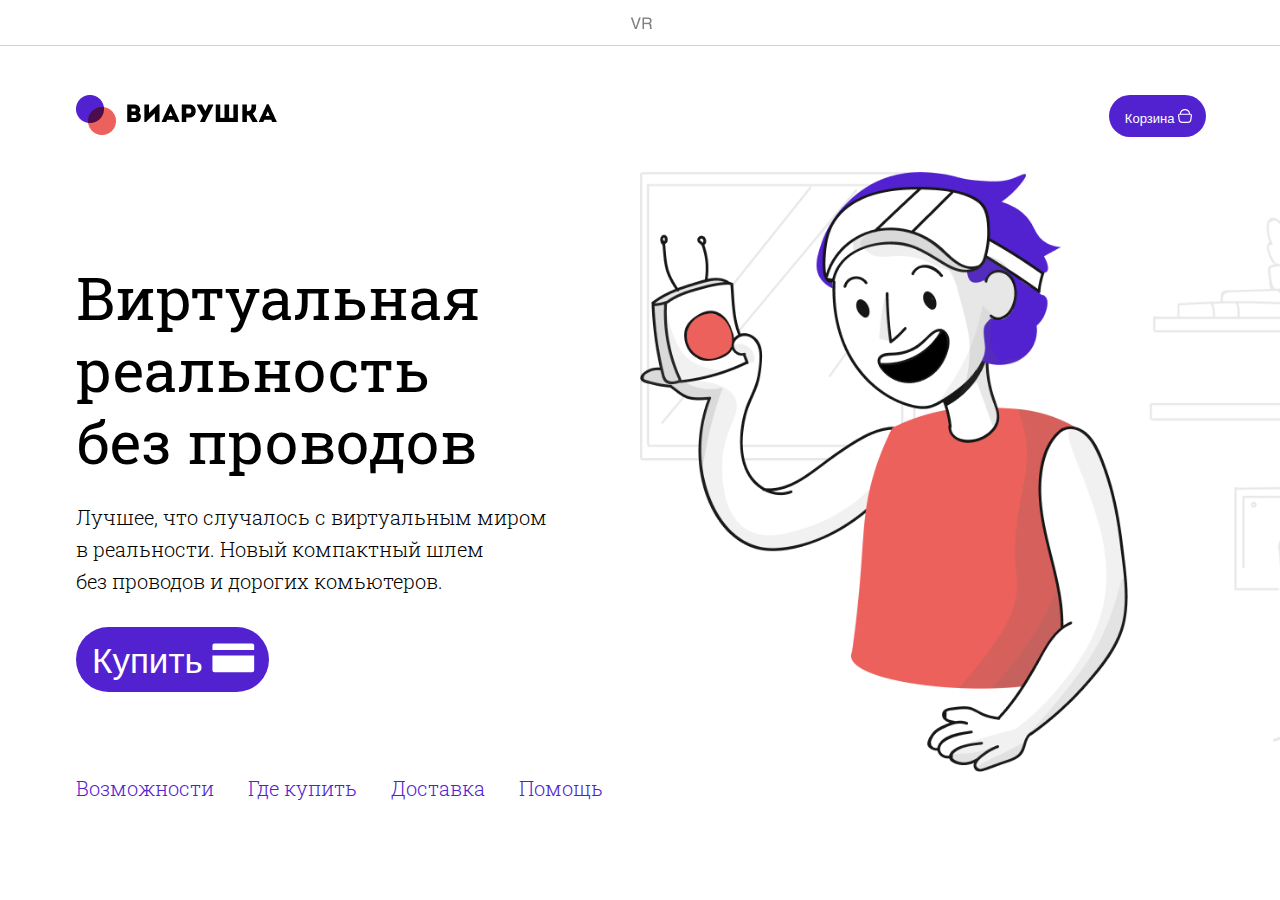
<file: index.html>
<!DOCTYPE html>
<html lang="ru">
<head>
    <meta charset="UTF-8">
    <meta name="viewport" content="width=device-width, initial-scale=1.0">
    <title>Main</title>
    <link rel="stylesheet" href="./css/style.css">
    <link rel="preconnect" href="https://fonts.googleapis.com">
<link rel="preconnect" href="https://fonts.gstatic.com" crossorigin>
<link href="https://fonts.googleapis.com/css2?family=Roboto+Slab:wght@300;400&display=swap" rel="stylesheet">
</head>
<body>
    <header class="header center">
        <div class="header__top">
            <img src="assets/image/VR.png" alt="VR">
        </div>
    </header>
    <div class="top center">
        <div class="top__logo"><a href="#"><img src="/assets/image/logo.png" alt="Logo"></a></div>
        <div class="top__button">
            <button class="button btn-basket">
                <span>Корзина</span>
                <span><svg xmlns="http://www.w3.org/2000/svg" id="Layer_1" data-name="Layer 1" viewBox="0 0 24 24" width="14" height="14" fill="white"><path d="M23.27,9.03c-.57-.66-1.4-1.03-2.27-1.03h-.09C20.41,3.51,16.59,0,11.97,0S3.52,3.51,3.02,8h-.05c-.87,0-1.7,.38-2.27,1.03C.13,9.69-.12,10.56,0,11.42l1.06,7.42c.42,2.94,2.97,5.15,5.94,5.15h9.97c2.97,0,5.52-2.21,5.94-5.15l1.06-7.42c.12-.86-.13-1.73-.7-2.39ZM11.97,2c3.52,0,6.44,2.61,6.93,6H5.04c.49-3.39,3.41-6,6.93-6Zm10.02,9.14l-1.06,7.42c-.28,1.96-1.98,3.43-3.96,3.43H7c-1.98,0-3.68-1.48-3.96-3.43l-1.06-7.42c-.04-.29,.04-.57,.23-.8,.19-.22,.46-.35,.76-.35H21c.29,0,.56,.12,.75,.34,.19,.22,.28,.51,.23,.8Z"/></svg></span>
            </button>
        </div>
    </div>
    <main class="main center">
        <div class="main__content">
    <h1 class="title">Виртуальная<br> реальность<br> без проводов</h1>
    <div class="title__text">Лучшее, что случалось с виртуальным миром в реальности. Новый компактный шлем без проводов и дорогих комьютеров.</div>
    <div class="title__button">
        <button class="button btn-basket btn-main">
            <span>Купить</span>
            <span><svg width="43" height="30" viewBox="0 0 43 30" fill="none" xmlns="http://www.w3.org/2000/svg">
                <path fill-rule="evenodd" clip-rule="evenodd" d="M2.4375 0.5625C1.33293 0.5625 0.4375 1.45793 0.4375 2.5625V27.306C0.4375 28.4105 1.33293 29.306 2.4375 29.306H40.1619C41.2664 29.306 42.1619 28.4105 42.1619 27.306V12.6162H0.437541V7.05295H42.1619V2.5625C42.1619 1.45793 41.2664 0.5625 40.1619 0.5625H2.4375Z" fill="white"/>
                </svg></span>
        </button>
    </div>
</div>
</main>
    <footer class="footer">
        <ul class="footer__menu center main_footer">
            <li class="navigation"><a href="opportunity.html" class="navigation__link link__main">Возможности</a></li>
            <li class="navigation"><a href="#" class="navigation__link link__main">Где купить</a></li>
            <li class="navigation"><a href="#" class="navigation__link link__main">Доставка</a></li>
            <li class="navigation"><a href="#" class="navigation__link link__main">Помощь</a></li>
        </ul>
    </footer>
</body>
</html>
</file>
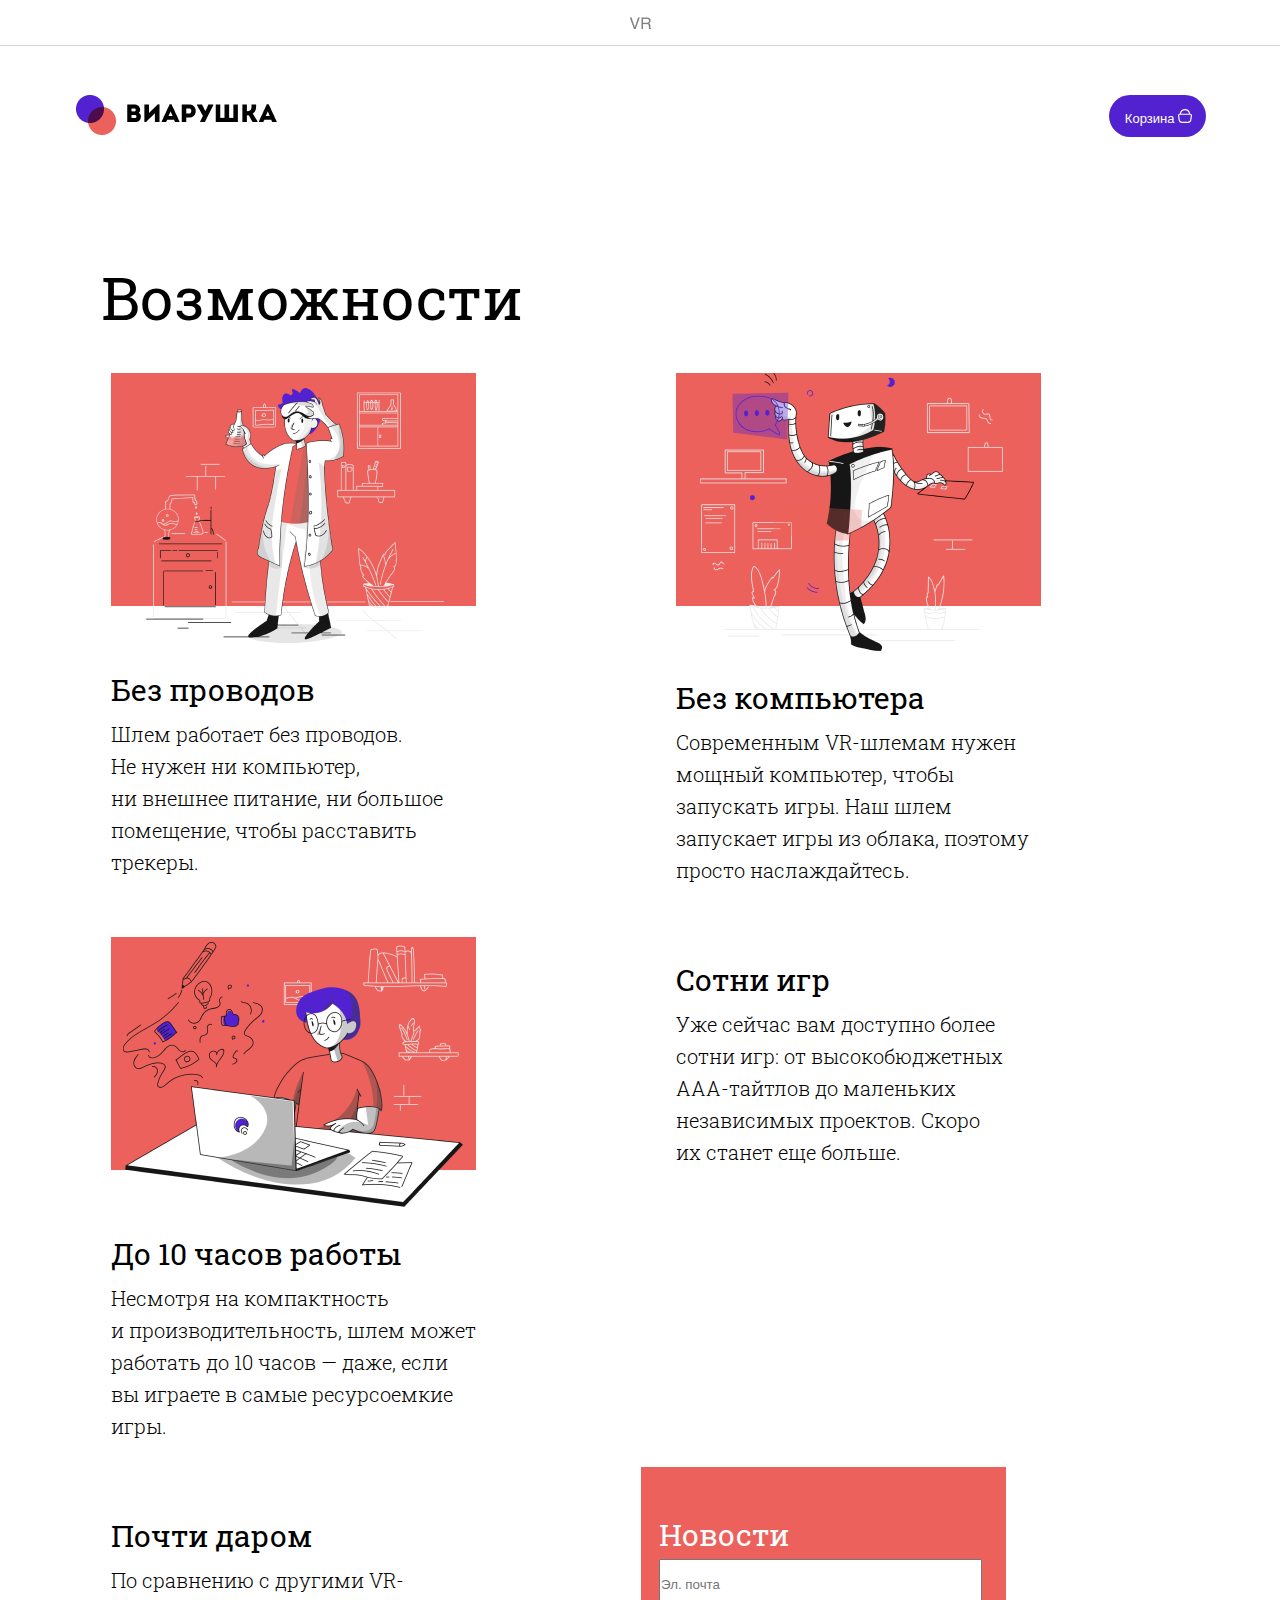
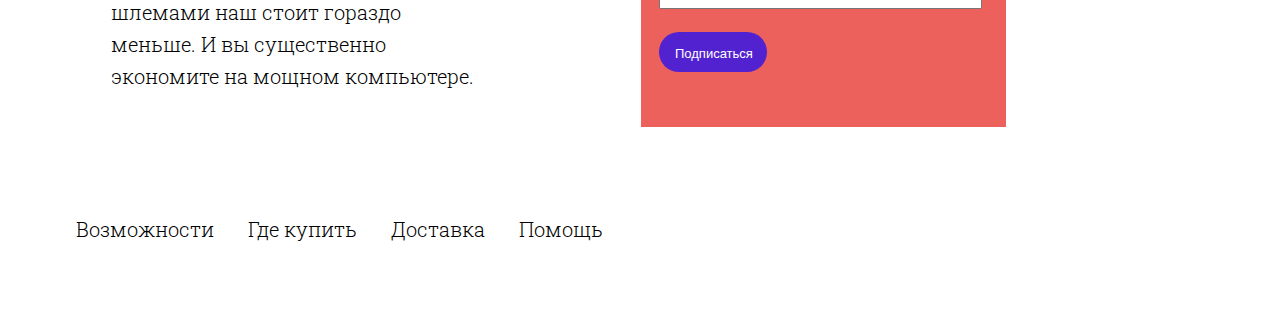
<file: opportunity.html>
<!DOCTYPE html>
<html lang="ru">
<head>
    <meta charset="UTF-8">
    <meta name="viewport" content="width=device-width, initial-scale=1.0">
    <title>Opportunities</title>
    <link rel="stylesheet" href="./css/style.css">
    <link rel="preconnect" href="https://fonts.googleapis.com">
<link rel="preconnect" href="https://fonts.gstatic.com" crossorigin>
<link href="https://fonts.googleapis.com/css2?family=Roboto+Slab:wght@300;400&display=swap" rel="stylesheet">
</head>
<body>
    <header class="header">
        <div class="header__top">
            <img src="/assets/image/VR.png" alt="VR">
        </div>
    </header>
    <div class="top center">
        <div class="top__logo"><a href="index.html"><img src="/assets/image/logo.png" alt="Logo"></a></div>
        <div class="top__button">
            <button class="button btn-basket">
                <span>Корзина</span>
                <span><svg xmlns="http://www.w3.org/2000/svg" id="Layer_1" data-name="Layer 1" viewBox="0 0 24 24" width="14" height="14" fill="white"><path d="M23.27,9.03c-.57-.66-1.4-1.03-2.27-1.03h-.09C20.41,3.51,16.59,0,11.97,0S3.52,3.51,3.02,8h-.05c-.87,0-1.7,.38-2.27,1.03C.13,9.69-.12,10.56,0,11.42l1.06,7.42c.42,2.94,2.97,5.15,5.94,5.15h9.97c2.97,0,5.52-2.21,5.94-5.15l1.06-7.42c.12-.86-.13-1.73-.7-2.39ZM11.97,2c3.52,0,6.44,2.61,6.93,6H5.04c.49-3.39,3.41-6,6.93-6Zm10.02,9.14l-1.06,7.42c-.28,1.96-1.98,3.43-3.96,3.43H7c-1.98,0-3.68-1.48-3.96-3.43l-1.06-7.42c-.04-.29,.04-.57,.23-.8,.19-.22,.46-.35,.76-.35H21c.29,0,.56,.12,.75,.34,.19,.22,.28,.51,.23,.8Z"/></svg></span>
            </button>
        </div>
    </div>
    <div class="top__content center">
    <h1 class="title title__top">Возможности</h1>
    <div class="cards">
    <div class="card card_images">
<div class="card__image">
    <img src="/assets/image/Illustration_4.png" alt="scientist">
</div>
<div class="card__title">Без проводов</div>
<div class="card__text">Шлем работает без проводов. Не нужен ни компьютер, ни внешнее питание, ни большое помещение, чтобы расставить трекеры.</div>
</div>
<div class="card card_images">
    <div class="card__image"><img src="/assets/image/Illustration_2.png" alt="scientist"></div>
    <div class="card__title">Без компьютера</div>
    <div class="card__text">Современным VR-шлемам нужен мощный компьютер, чтобы запускать игры. Наш шлем запускает игры из облака, поэтому просто наслаждайтесь.</div>
</div>
    <div class="card card_images">
        <div class="card__image">
            <img src="/assets/image/Illustration_9.png" alt="scientist"></div>
        <div class="card__title">До 10 часов работы</div>
        <div class="card__text">Несмотря на компактность и производительность, шлем может работать до 10 часов — даже, если вы играете в самые ресурсоемкие игры.</div>
</div> 
<div class="card">
    <div class="card__title">Сотни игр</div>
    <div class="card__text">Уже сейчас вам доступно более сотни игр: от высокобюджетных ААА-тайтлов до маленьких независимых проектов. Скоро их станет еще больше.</div>
</div>
<div class="card card_images">
    <div class="card__title">Почти даром</div>
    <div class="card__text">По сравнению с другими VR-шлемами наш стоит гораздо меньше. И вы существенно экономите на мощном компьютере.</div>
</div>
<div class="subscribe">
    <div class="subscribe__title card__title">Новости</div>
    <input class="subscribe__form" type="email" name="mail" id="mail" placeholder="Эл. почта">
    <button class="subscribe__button button btn-basket" type="submit">Подписаться</button>
</div>
</div> 
</div>
<footer class="footer">
    <ul class="footer__menu center footer_main">
        <li class="navigation"><a href="#" class="navigation__link">Возможности</a></li>
        <li class="navigation"><a href="#" class="navigation__link">Где купить</a></li>
        <li class="navigation"><a href="#" class="navigation__link">Доставка</a></li>
        <li class="navigation"><a href="#" class="navigation__link">Помощь</a></li>
    </ul>
</footer>
</body>
</html>
</file>
<file: css/style.css>
:root {
    --violet-color: #5222D0;
    --white-color: #fff;
}

* {
    margin: 0;
    padding: 0;
    box-sizing: border-box;
}

body {
    max-width: 100vw;
    font-family: 'Roboto Slab', serif;
}

.center {
    padding-left: 76px;
    padding-right: 74px;
}

.main {
    display: flex;
    background: url(../assets/image/guy.png) no-repeat, url(../assets/image/background_main.png) no-repeat;
    background-position-x: 50vw;
    background-size: contain;
    padding-bottom: 80px;

}

.header {
    background-image: url(../assets/image/browser.png);
    background-repeat: no-repeat;
    background-position: center;
    max-width: 100vw;
    display: flex;
    justify-content: center;
    border-bottom: 1px solid lightgray;
}

.header__top {
    padding: 12px 0;
}

.top {
    display: flex;
    justify-content: space-between;
    padding-top: 49px;
    padding-bottom: 33px;
}

.top__content {
    padding-bottom: 86px;
}

.top__logo {
    cursor: pointer;
}

.button {
    background-color: var(--violet-color);
    color: var(--white-color);
    cursor: pointer;
    border-radius: 100px;
    border: 0;
}

.btn-basket {
    font-size: 13px;
    padding: 14px 14px 11px 16px;
}

.title {
    font-size: 60px;
    font-style: normal;
    font-weight: 400;
    line-height: 120%;
    padding-top: 89px;
    padding-bottom: 14px;
}

.title__top {
    padding-left: 25px;
}

.cards {
    display: grid;
    grid-template-columns: repeat(auto-fit, minmax(440px, 1fr));
}

.card {
    padding: 26px 40px 25px 35px;
    word-break: normal;
    max-width: 440px;
}

.card__title {
    font-size: 30px;
    font-style: normal;
    font-weight: 400;
    line-height: 120%;
    padding-top: 25px;
}

.card__text {
    font-size: 20px;
    font-style: normal;
    font-weight: 300;
    line-height: 160%;
    padding-top: 10px;
}

.subscribe {
    display: flex;
    flex-direction: column;
    justify-content: center;
    padding: 25px 22px 55px 18px;
    background-color: #EC615B;
    max-width: 365px;
}

.subscribe__title {
    color: var(--white-color);
}

.subscribe__form {
    margin-top: 6px;
    margin-bottom: 23px;
    max-width: 323px;
    height: 50px;
}

.subscribe__button {
    align-self: flex-start;
}

.footer {
    padding-bottom: 80px;
}


.footer__menu {
    display: flex;
    gap: 34px;
    list-style-type: none;
    flex-wrap: wrap;
}

.navigation__link {
    text-decoration: none;
    cursor: pointer;
    font-size: 20px;
    font-style: normal;
    font-weight: 300;
    line-height: 160%;
    color: #000;
}

.link__main {
    color: var(--violet-color);
}

.title__text {
    word-wrap: normal;
    max-width: 487px;
    padding-top: 10px;
    padding-bottom: 30px;
    font-size: 20px;
    font-style: normal;
    font-weight: 300;
    line-height: 160%;
}

.btn-main {
    font-size: 35px;
    font-style: normal;
    font-weight: 400;
    line-height: normal;
}


@media screen and (max-width: 767px) {

    .center {
        padding-left: 10px;
        padding-right: 10px;
    }

    .title {
        font-size: 40px;
    }

    .title__text {
        font-size: 16px;
    }

    .btn-main {
        font-size: 20px;
    }

    .footer {
        padding-bottom: 20px;
    }

    .footer__menu {
        gap: 10px;
    }

    .main_footer {
        margin-bottom: 10px;
    }
}
</file>
